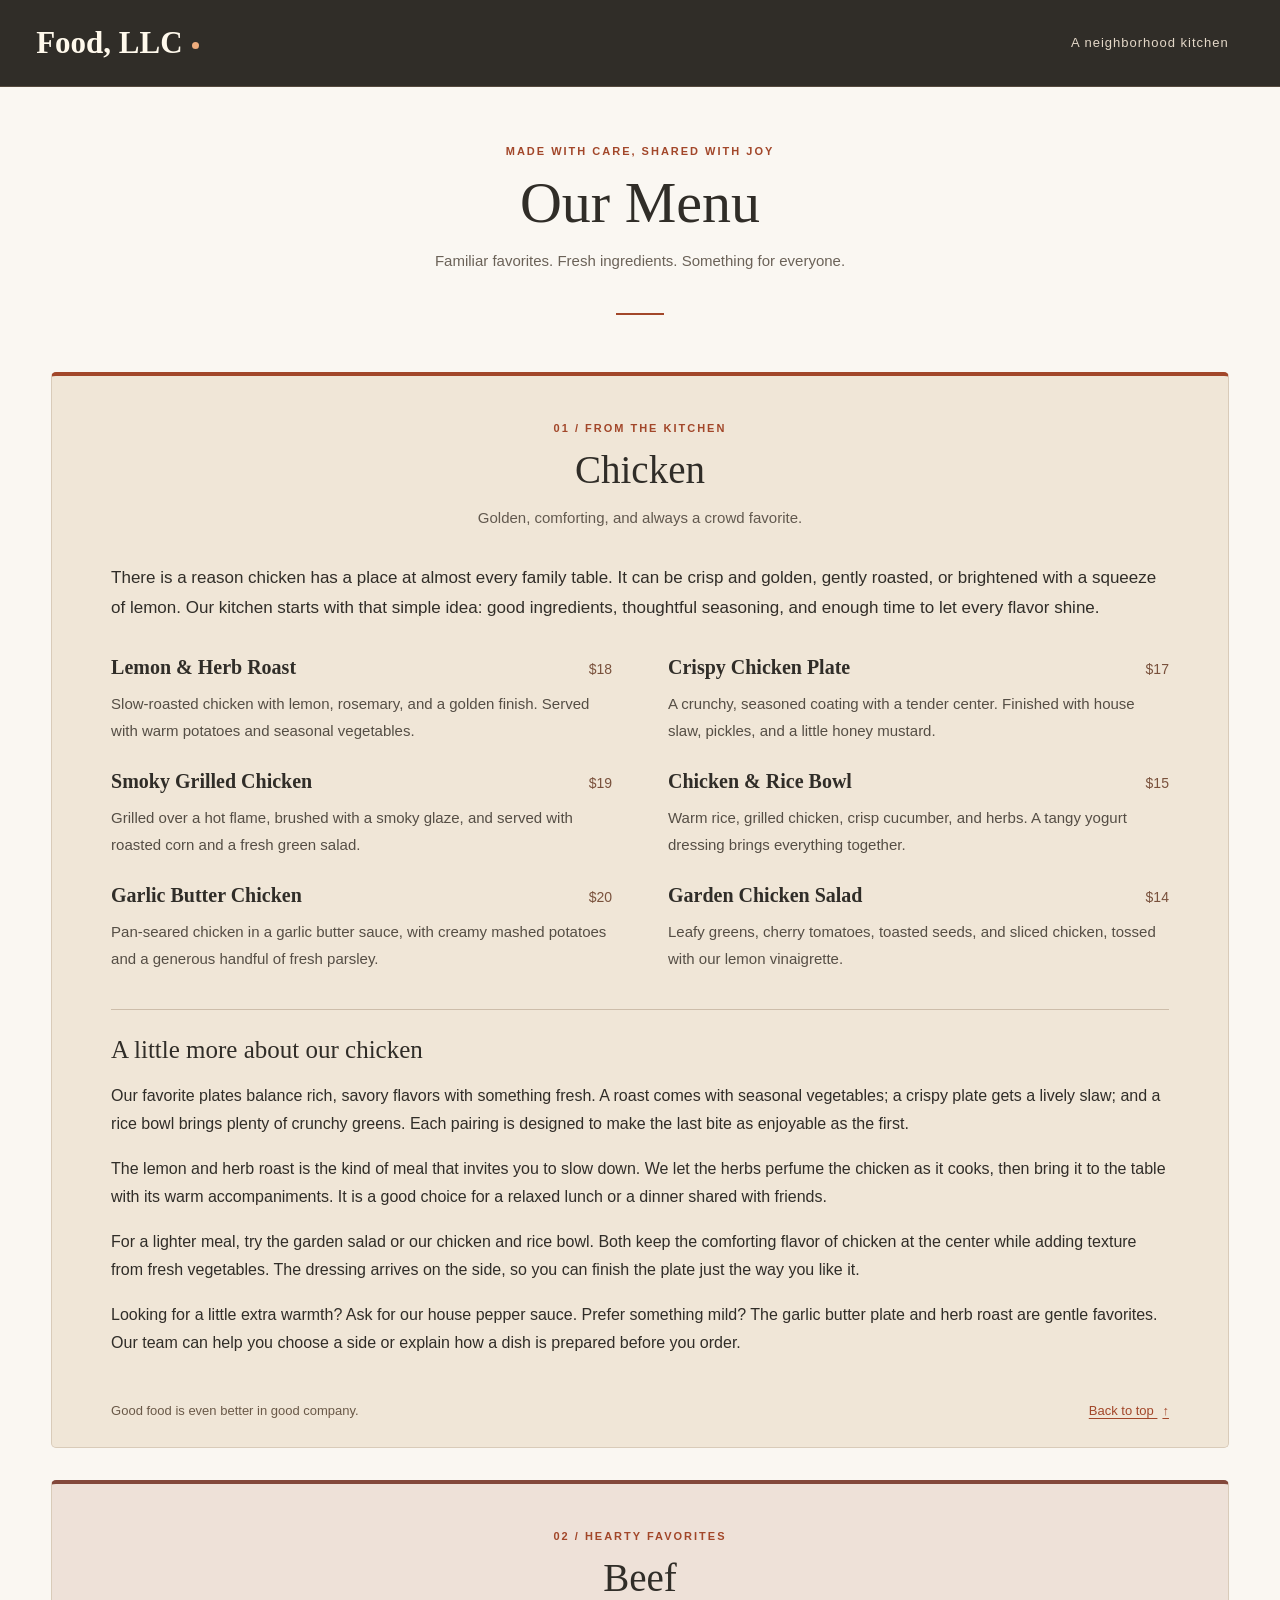
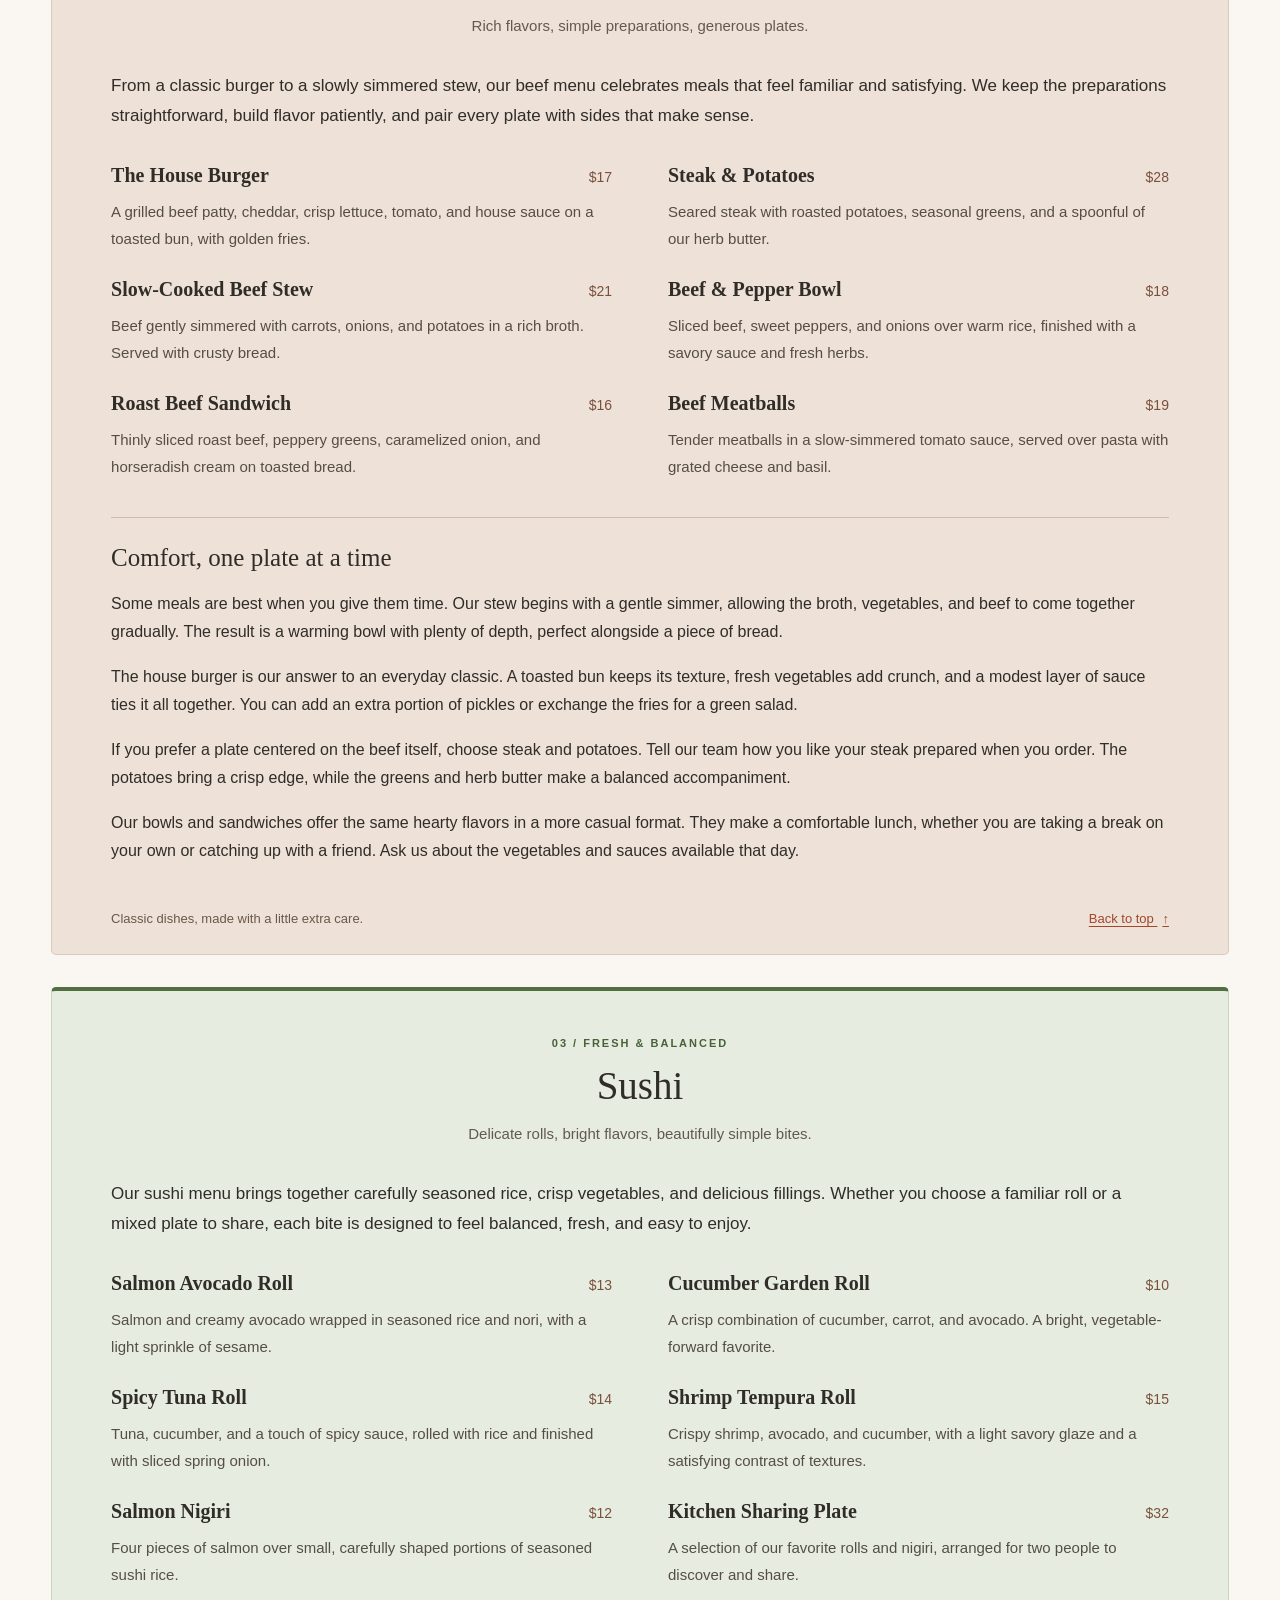
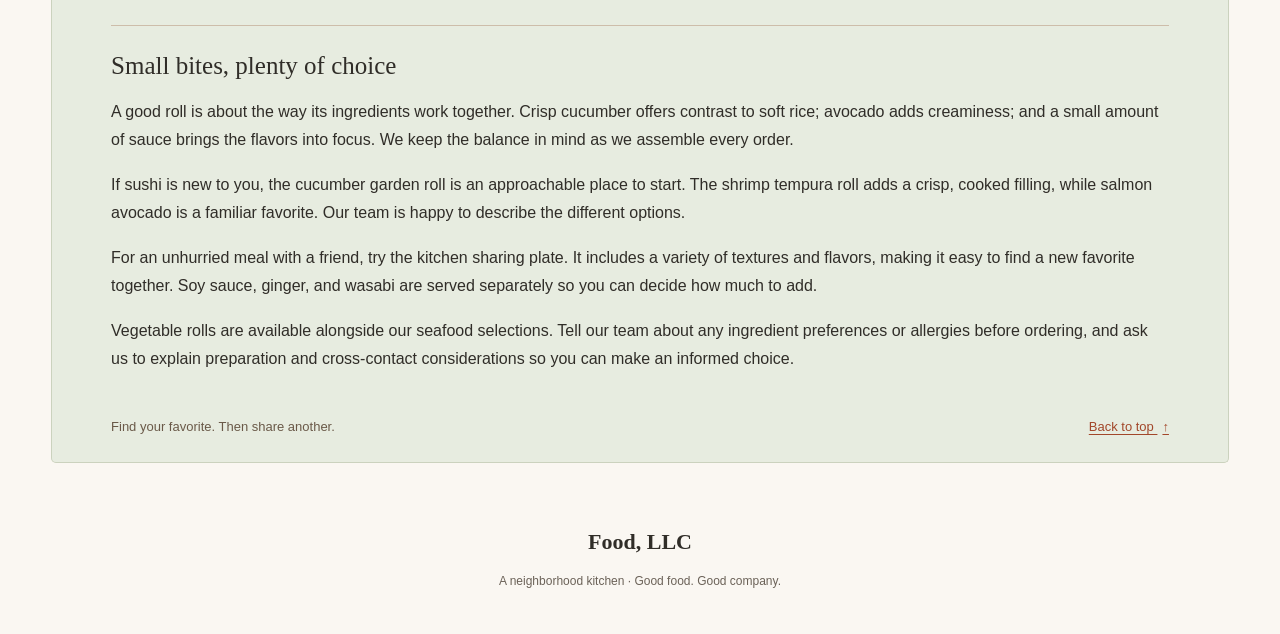
<file: index.html>
<!DOCTYPE html>
<html lang="en">
<head>
  <meta charset="utf-8">
  <meta name="viewport" content="width=device-width, initial-scale=1">
  <meta http-equiv="refresh" content="0; url=module3-solution/">
  <title>Food, LLC</title>
</head>
<body><p><a href="module3-solution/">Open the Food, LLC menu</a></p></body>
</html>
</file>
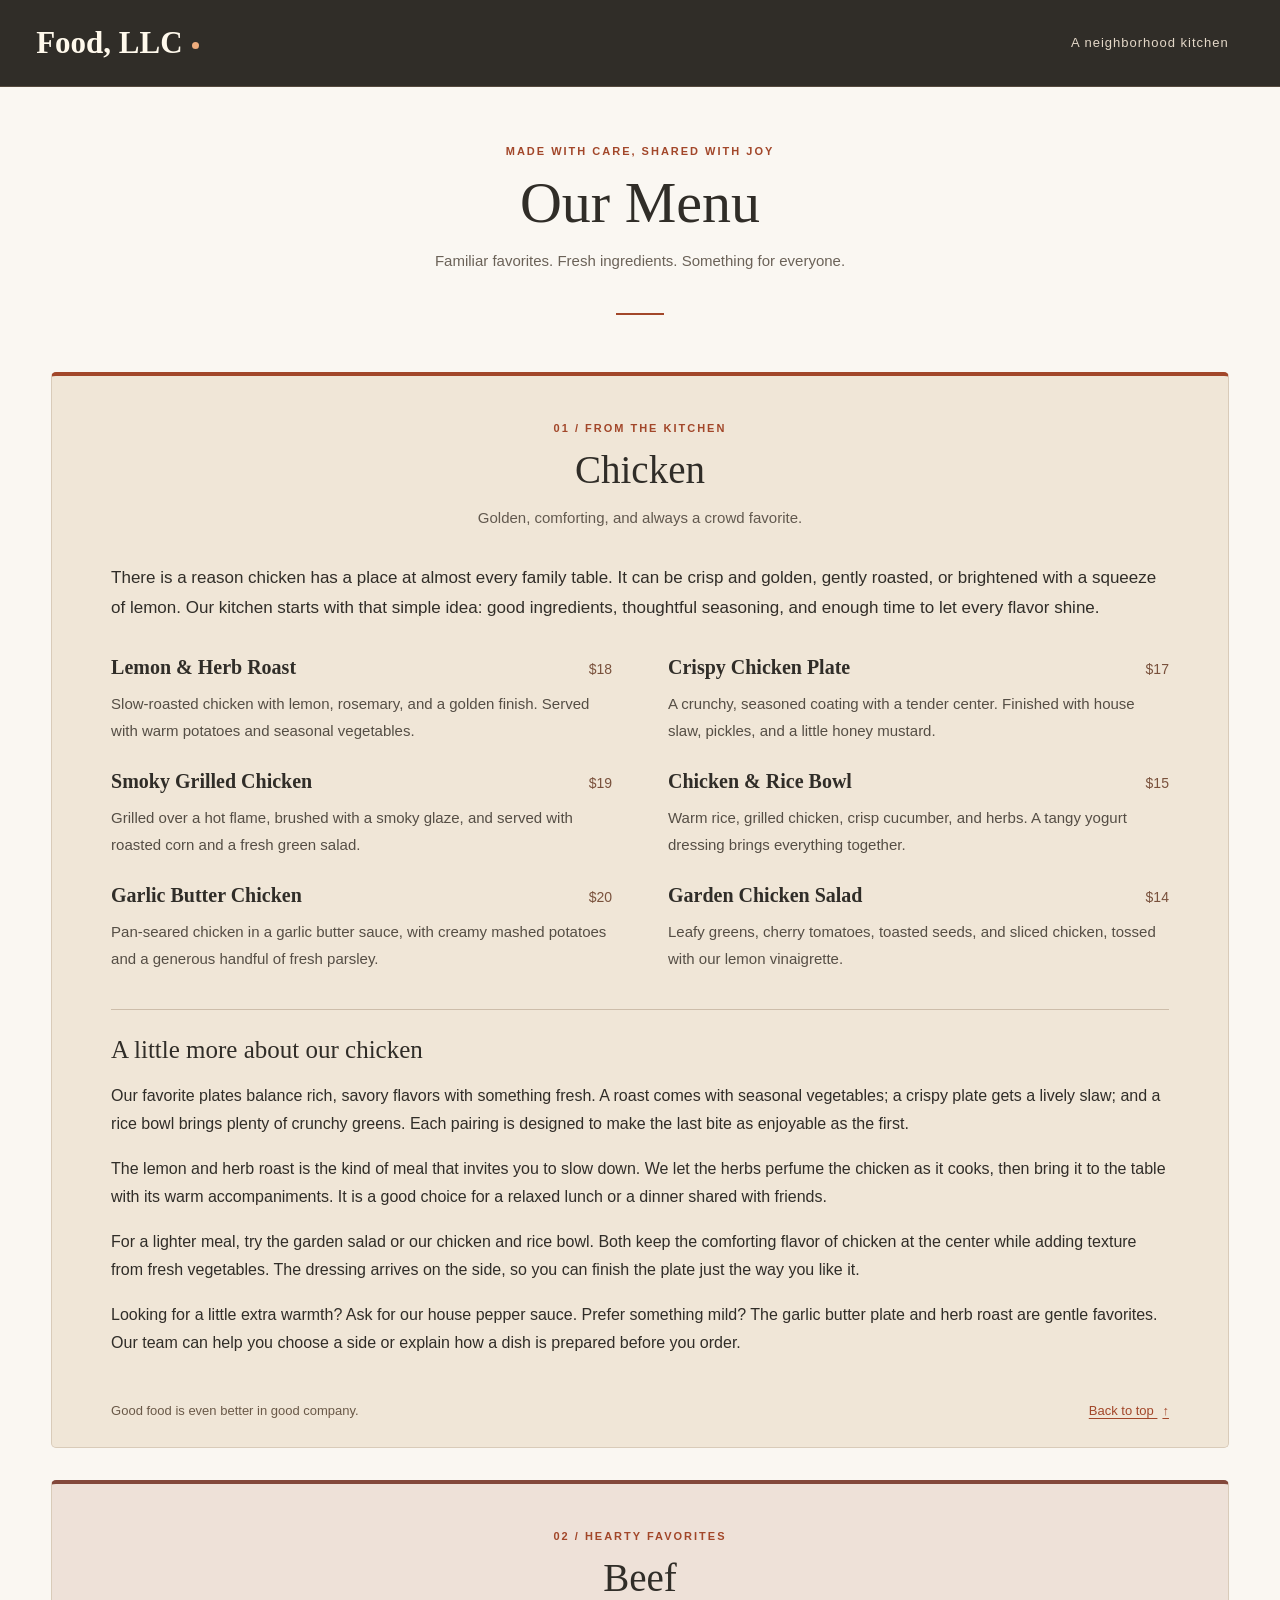
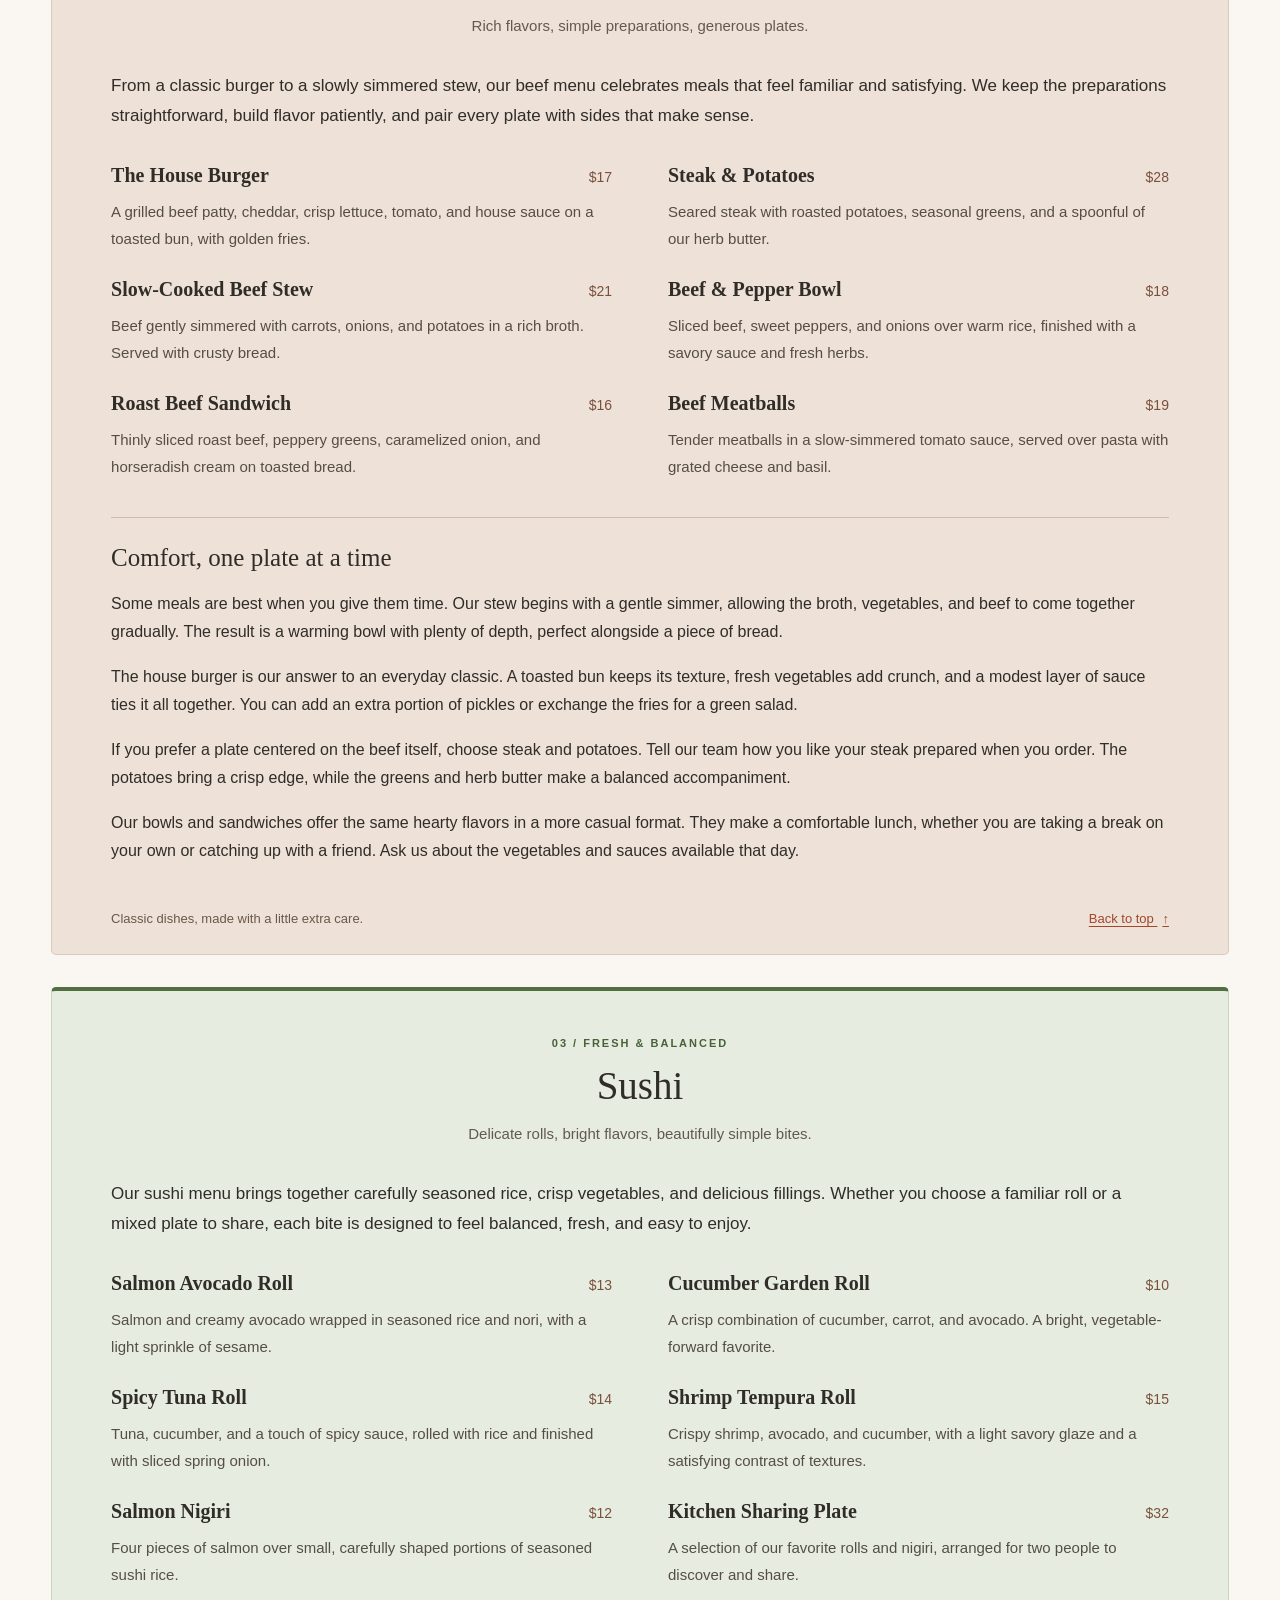
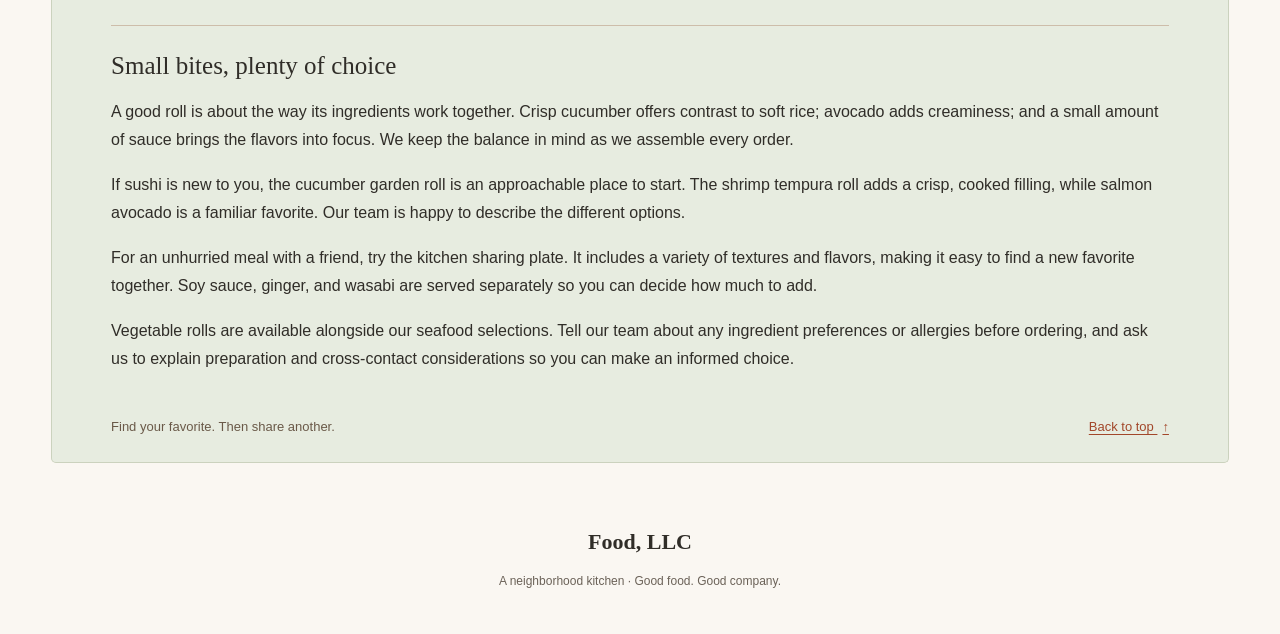
<file: module3-solution/index.html>
<!DOCTYPE html>
<html lang="en">
<head>
  <meta charset="utf-8">
  <meta name="viewport" content="width=device-width, initial-scale=1">
  <meta name="description" content="Discover the Chicken, Beef and Sushi menu at Food, LLC, a neighborhood kitchen serving comforting favorites.">
  <title>Our Menu | Food, LLC</title>
  <link rel="stylesheet" href="css/bootstrap.min.css">
  <link rel="stylesheet" href="css/styles.css">
</head>
<body id="top">
  <a class="skip-link" href="#main-content">Skip to menu</a>

  <header>
    <nav id="header-nav" class="navbar navbar-default" aria-label="Main navigation">
      <div class="container-fluid">
        <div class="navbar-header">
          <a class="navbar-brand" href="#top">Food, LLC<span class="brand-dot" aria-hidden="true"></span></a>
          <button type="button" class="navbar-toggle collapsed" data-toggle="collapse" data-target="#mobile-menu" aria-controls="mobile-menu" aria-expanded="false">
            <span class="sr-only">Toggle navigation</span>
            <span class="icon-bar"></span>
            <span class="icon-bar"></span>
            <span class="icon-bar"></span>
          </button>
        </div>
        <p class="navbar-text navbar-right hidden-xs">A neighborhood kitchen</p>
        <div id="mobile-menu" class="collapse navbar-collapse">
          <ul class="nav navbar-nav visible-xs">
            <li><a href="#chicken">Chicken</a></li>
            <li><a href="#beef">Beef</a></li>
            <li><a href="#sushi">Sushi</a></li>
          </ul>
        </div>
      </div>
    </nav>
  </header>

  <main id="main-content" class="container-fluid">
    <div class="menu-heading text-center">
      <p class="eyebrow">Made with care, shared with joy</p>
      <h1>Our Menu</h1>
      <p class="heading-description">Familiar favorites. Fresh ingredients. Something for everyone.</p>
      <span class="heading-rule" aria-hidden="true"></span>
    </div>

    <div class="row">
      <div class="col-xs-12">
        <section id="chicken" class="menu-section chicken-section" aria-labelledby="chicken-title">
          <div class="section-heading text-center">
            <p class="section-number">01 / From the kitchen</p>
            <h2 id="chicken-title">Chicken</h2>
            <p class="section-description">Golden, comforting, and always a crowd favorite.</p>
          </div>
          <div class="section-content">
            <p class="section-intro">There is a reason chicken has a place at almost every family table. It can be crisp and golden, gently roasted, or brightened with a squeeze of lemon. Our kitchen starts with that simple idea: good ingredients, thoughtful seasoning, and enough time to let every flavor shine.</p>
            <div class="row dish-grid">
              <div class="col-sm-6 dish">
                <h3>Lemon &amp; Herb Roast <span class="dish-price">$18</span></h3>
                <p>Slow-roasted chicken with lemon, rosemary, and a golden finish. Served with warm potatoes and seasonal vegetables.</p>
              </div>
              <div class="col-sm-6 dish">
                <h3>Crispy Chicken Plate <span class="dish-price">$17</span></h3>
                <p>A crunchy, seasoned coating with a tender center. Finished with house slaw, pickles, and a little honey mustard.</p>
              </div>
              <div class="col-sm-6 dish">
                <h3>Smoky Grilled Chicken <span class="dish-price">$19</span></h3>
                <p>Grilled over a hot flame, brushed with a smoky glaze, and served with roasted corn and a fresh green salad.</p>
              </div>
              <div class="col-sm-6 dish">
                <h3>Chicken &amp; Rice Bowl <span class="dish-price">$15</span></h3>
                <p>Warm rice, grilled chicken, crisp cucumber, and herbs. A tangy yogurt dressing brings everything together.</p>
              </div>
              <div class="col-sm-6 dish">
                <h3>Garlic Butter Chicken <span class="dish-price">$20</span></h3>
                <p>Pan-seared chicken in a garlic butter sauce, with creamy mashed potatoes and a generous handful of fresh parsley.</p>
              </div>
              <div class="col-sm-6 dish">
                <h3>Garden Chicken Salad <span class="dish-price">$14</span></h3>
                <p>Leafy greens, cherry tomatoes, toasted seeds, and sliced chicken, tossed with our lemon vinaigrette.</p>
              </div>
            </div>
            <div class="kitchen-notes">
              <h3>A little more about our chicken</h3>
              <p>Our favorite plates balance rich, savory flavors with something fresh. A roast comes with seasonal vegetables; a crispy plate gets a lively slaw; and a rice bowl brings plenty of crunchy greens. Each pairing is designed to make the last bite as enjoyable as the first.</p>
              <p>The lemon and herb roast is the kind of meal that invites you to slow down. We let the herbs perfume the chicken as it cooks, then bring it to the table with its warm accompaniments. It is a good choice for a relaxed lunch or a dinner shared with friends.</p>
              <p>For a lighter meal, try the garden salad or our chicken and rice bowl. Both keep the comforting flavor of chicken at the center while adding texture from fresh vegetables. The dressing arrives on the side, so you can finish the plate just the way you like it.</p>
              <p>Looking for a little extra warmth? Ask for our house pepper sauce. Prefer something mild? The garlic butter plate and herb roast are gentle favorites. Our team can help you choose a side or explain how a dish is prepared before you order.</p>
            </div>
          </div>
          <div class="section-footer"><p>Good food is even better in good company.</p><a href="#top">Back to top <span aria-hidden="true">&uarr;</span></a></div>
        </section>
      </div>
    </div>

    <div class="row">
      <div class="col-xs-12">
        <section id="beef" class="menu-section beef-section" aria-labelledby="beef-title">
          <div class="section-heading text-center">
            <p class="section-number">02 / Hearty favorites</p>
            <h2 id="beef-title">Beef</h2>
            <p class="section-description">Rich flavors, simple preparations, generous plates.</p>
          </div>
          <div class="section-content">
            <p class="section-intro">From a classic burger to a slowly simmered stew, our beef menu celebrates meals that feel familiar and satisfying. We keep the preparations straightforward, build flavor patiently, and pair every plate with sides that make sense.</p>
            <div class="row dish-grid">
              <div class="col-sm-6 dish"><h3>The House Burger <span class="dish-price">$17</span></h3><p>A grilled beef patty, cheddar, crisp lettuce, tomato, and house sauce on a toasted bun, with golden fries.</p></div>
              <div class="col-sm-6 dish"><h3>Steak &amp; Potatoes <span class="dish-price">$28</span></h3><p>Seared steak with roasted potatoes, seasonal greens, and a spoonful of our herb butter.</p></div>
              <div class="col-sm-6 dish"><h3>Slow-Cooked Beef Stew <span class="dish-price">$21</span></h3><p>Beef gently simmered with carrots, onions, and potatoes in a rich broth. Served with crusty bread.</p></div>
              <div class="col-sm-6 dish"><h3>Beef &amp; Pepper Bowl <span class="dish-price">$18</span></h3><p>Sliced beef, sweet peppers, and onions over warm rice, finished with a savory sauce and fresh herbs.</p></div>
              <div class="col-sm-6 dish"><h3>Roast Beef Sandwich <span class="dish-price">$16</span></h3><p>Thinly sliced roast beef, peppery greens, caramelized onion, and horseradish cream on toasted bread.</p></div>
              <div class="col-sm-6 dish"><h3>Beef Meatballs <span class="dish-price">$19</span></h3><p>Tender meatballs in a slow-simmered tomato sauce, served over pasta with grated cheese and basil.</p></div>
            </div>
            <div class="kitchen-notes">
              <h3>Comfort, one plate at a time</h3>
              <p>Some meals are best when you give them time. Our stew begins with a gentle simmer, allowing the broth, vegetables, and beef to come together gradually. The result is a warming bowl with plenty of depth, perfect alongside a piece of bread.</p>
              <p>The house burger is our answer to an everyday classic. A toasted bun keeps its texture, fresh vegetables add crunch, and a modest layer of sauce ties it all together. You can add an extra portion of pickles or exchange the fries for a green salad.</p>
              <p>If you prefer a plate centered on the beef itself, choose steak and potatoes. Tell our team how you like your steak prepared when you order. The potatoes bring a crisp edge, while the greens and herb butter make a balanced accompaniment.</p>
              <p>Our bowls and sandwiches offer the same hearty flavors in a more casual format. They make a comfortable lunch, whether you are taking a break on your own or catching up with a friend. Ask us about the vegetables and sauces available that day.</p>
            </div>
          </div>
          <div class="section-footer"><p>Classic dishes, made with a little extra care.</p><a href="#top">Back to top <span aria-hidden="true">&uarr;</span></a></div>
        </section>
      </div>
    </div>

    <div class="row">
      <div class="col-xs-12">
        <section id="sushi" class="menu-section sushi-section" aria-labelledby="sushi-title">
          <div class="section-heading text-center">
            <p class="section-number">03 / Fresh &amp; balanced</p>
            <h2 id="sushi-title">Sushi</h2>
            <p class="section-description">Delicate rolls, bright flavors, beautifully simple bites.</p>
          </div>
          <div class="section-content">
            <p class="section-intro">Our sushi menu brings together carefully seasoned rice, crisp vegetables, and delicious fillings. Whether you choose a familiar roll or a mixed plate to share, each bite is designed to feel balanced, fresh, and easy to enjoy.</p>
            <div class="row dish-grid">
              <div class="col-sm-6 dish"><h3>Salmon Avocado Roll <span class="dish-price">$13</span></h3><p>Salmon and creamy avocado wrapped in seasoned rice and nori, with a light sprinkle of sesame.</p></div>
              <div class="col-sm-6 dish"><h3>Cucumber Garden Roll <span class="dish-price">$10</span></h3><p>A crisp combination of cucumber, carrot, and avocado. A bright, vegetable-forward favorite.</p></div>
              <div class="col-sm-6 dish"><h3>Spicy Tuna Roll <span class="dish-price">$14</span></h3><p>Tuna, cucumber, and a touch of spicy sauce, rolled with rice and finished with sliced spring onion.</p></div>
              <div class="col-sm-6 dish"><h3>Shrimp Tempura Roll <span class="dish-price">$15</span></h3><p>Crispy shrimp, avocado, and cucumber, with a light savory glaze and a satisfying contrast of textures.</p></div>
              <div class="col-sm-6 dish"><h3>Salmon Nigiri <span class="dish-price">$12</span></h3><p>Four pieces of salmon over small, carefully shaped portions of seasoned sushi rice.</p></div>
              <div class="col-sm-6 dish"><h3>Kitchen Sharing Plate <span class="dish-price">$32</span></h3><p>A selection of our favorite rolls and nigiri, arranged for two people to discover and share.</p></div>
            </div>
            <div class="kitchen-notes">
              <h3>Small bites, plenty of choice</h3>
              <p>A good roll is about the way its ingredients work together. Crisp cucumber offers contrast to soft rice; avocado adds creaminess; and a small amount of sauce brings the flavors into focus. We keep the balance in mind as we assemble every order.</p>
              <p>If sushi is new to you, the cucumber garden roll is an approachable place to start. The shrimp tempura roll adds a crisp, cooked filling, while salmon avocado is a familiar favorite. Our team is happy to describe the different options.</p>
              <p>For an unhurried meal with a friend, try the kitchen sharing plate. It includes a variety of textures and flavors, making it easy to find a new favorite together. Soy sauce, ginger, and wasabi are served separately so you can decide how much to add.</p>
              <p>Vegetable rolls are available alongside our seafood selections. Tell our team about any ingredient preferences or allergies before ordering, and ask us to explain preparation and cross-contact considerations so you can make an informed choice.</p>
            </div>
          </div>
          <div class="section-footer"><p>Find your favorite. Then share another.</p><a href="#top">Back to top <span aria-hidden="true">&uarr;</span></a></div>
        </section>
      </div>
    </div>
  </main>

  <footer class="page-footer text-center"><p>Food, LLC</p><span>A neighborhood kitchen &middot; Good food. Good company.</span></footer>
  <script src="js/jquery.min.js"></script>
  <script src="js/bootstrap.min.js"></script>
  <script src="js/menu.js"></script>
</body>
</html>
</file>
<file: module3-solution/css/styles.css>
:root {
  --paper: #faf7f2;
  --ink: #302d28;
  --muted: #6b6258;
  --accent: #a2472a;
  --border: #d9cbb9;
}

html { scroll-behavior: smooth; }
body { margin: 0; color: var(--ink); background: var(--paper); font-family: "Helvetica Neue", Helvetica, Arial, sans-serif; font-size: 16px; line-height: 1.75; }
a { color: var(--accent); }
a:hover, a:focus { color: #713018; }
a:focus, button:focus { outline: 3px solid #b45430; outline-offset: 4px; }
.skip-link { position: absolute; top: -100px; left: 15px; z-index: 2000; padding: 8px 16px; background: #fff; }
.skip-link:focus { top: 10px; }

#header-nav { margin-bottom: 0; border: 0; border-bottom: 1px solid #554a3e; border-radius: 0; background: #302d28; }
#header-nav > .container-fluid { padding: 0 4%; }
#header-nav .navbar-brand { height: 86px; padding: 24px 0; color: #fff9ec; font-family: Georgia, "Times New Roman", serif; font-size: 31px; font-weight: bold; line-height: 38px; }
#header-nav .navbar-brand:hover, #header-nav .navbar-brand:focus { color: #f4c398; }
.brand-dot { display: inline-block; width: 7px; height: 7px; margin: 0 0 4px 9px; border-radius: 50%; background: #edac7d; }
#header-nav .navbar-text { margin: 28px 0; color: #e4d8c8; font-size: 13px; letter-spacing: 1px; line-height: 30px; }
#header-nav .navbar-collapse { border: 0; box-shadow: none; }
#header-nav .navbar-toggle { margin: 24px 0; padding: 10px; border-color: #bda58d; border-radius: 4px; }
#header-nav .navbar-toggle .icon-bar { background: #fff1db; }
#header-nav .navbar-toggle:hover, #header-nav .navbar-toggle:focus { background: #564334; }

#main-content { padding-right: 4%; padding-left: 4%; }
.menu-heading { padding: 56px 0 48px; }
.eyebrow, .section-number { margin-bottom: 10px; color: var(--accent); font-size: 11px; font-weight: bold; letter-spacing: 2px; line-height: 1.6; text-transform: uppercase; }
.menu-heading h1 { margin: 0 0 14px; font-family: Georgia, "Times New Roman", serif; font-size: 58px; line-height: 1.1; }
.heading-description { margin-bottom: 21px; color: var(--muted); font-size: 15px; }
.heading-rule { display: inline-block; width: 48px; height: 2px; background: var(--accent); }

.menu-section { display: flex; min-height: 1000px; margin-bottom: 32px; padding: 44px 5% 24px; flex-direction: column; border: 1px solid var(--border); border-top: 4px solid var(--accent); border-radius: 5px; background: #f0e6d7; scroll-margin-top: 20px; }
.beef-section { background: #eee1d8; border-top-color: #83483b; }
.sushi-section { background: #e7ece0; border-color: #cbd2be; border-top-color: #536e43; }
.sushi-section .section-number { color: #486139; }
.section-heading h2 { margin: 0 0 11px; font-family: Georgia, "Times New Roman", serif; font-size: 39px; line-height: 1.2; }
.section-description { margin-bottom: 32px; color: #62594f; font-size: 15px; }
.section-content { width: 100%; max-width: 1080px; margin: 0 auto; }
.section-intro { margin: 0 auto 30px; font-size: 17px; }
.dish-grid { margin-bottom: 14px; }
.dish { margin-bottom: 23px; }
.dish h3 { display: flex; margin: 0 0 8px; justify-content: space-between; align-items: baseline; gap: 12px; font-family: Georgia, "Times New Roman", serif; font-size: 20px; font-weight: bold; line-height: 1.45; }
.dish p { margin-bottom: 0; color: #554e45; font-size: 15px; line-height: 1.8; }
.dish-price { color: #79513c; white-space: nowrap; font-family: "Helvetica Neue", Helvetica, Arial, sans-serif; font-size: 14px; font-weight: normal; }
.kitchen-notes { padding-top: 22px; border-top: 1px solid #cdbdaa; }
.kitchen-notes h3 { margin: 0 0 15px; font-family: Georgia, "Times New Roman", serif; font-size: 25px; line-height: 1.4; }
.kitchen-notes p { margin-bottom: 17px; }
.section-footer { display: flex; width: 100%; max-width: 1080px; margin: auto auto 0; padding-top: 26px; justify-content: space-between; align-items: center; gap: 16px; color: #6a5948; font-size: 13px; }
.section-footer p { margin-bottom: 0; }
.section-footer a { flex-shrink: 0; text-decoration: underline; text-underline-offset: 3px; }
.section-footer a span { padding-left: 5px; }
.page-footer { padding: 28px 20px 40px; color: var(--muted); }
.page-footer p { margin-bottom: 4px; color: var(--ink); font-family: Georgia, "Times New Roman", serif; font-size: 22px; font-weight: bold; }
.page-footer span { font-size: 12px; }

@media (min-width: 768px) {
  .dish:nth-child(2n+1) { clear: both; }
  .dish:nth-child(2n+1) { padding-right: 28px; }
  .dish:nth-child(2n) { padding-left: 28px; }
}

@media (max-width: 767px) {
  #header-nav > .container-fluid { padding-right: 20px; padding-left: 20px; }
  #header-nav .navbar-header { margin-right: 0; margin-left: 0; }
  #header-nav .navbar-brand { height: 74px; padding-top: 18px; padding-bottom: 18px; font-size: 27px; }
  #header-nav .navbar-toggle { margin-top: 18px; margin-bottom: 18px; }
  #header-nav .navbar-collapse { margin-right: -20px; margin-left: -20px; padding: 0; background: #fffaf0; }
  #mobile-menu .navbar-nav { margin: 0; }
  #mobile-menu .navbar-nav > li > a { padding: 12px 20px; border-top: 1px solid #d7c9b8; color: #433426; font-size: 17px; text-align: center; }
  #mobile-menu .navbar-nav > li > a:hover, #mobile-menu .navbar-nav > li > a:focus { color: #7b301b; background: #eedfc9; }
  #main-content { padding-right: 20px; padding-left: 20px; }
  .menu-heading { padding: 36px 0 31px; }
  .menu-heading h1 { font-size: 44px; }
  .heading-description { max-width: 270px; margin-right: auto; margin-left: auto; font-size: 14px; }
  .eyebrow { font-size: 10px; letter-spacing: 1.6px; }
  .menu-section { margin-bottom: 24px; padding: 30px 20px 23px; }
  .section-heading h2 { font-size: 34px; }
  .section-description { margin-bottom: 25px; font-size: 14px; }
  .section-intro { font-size: 16px; }
  .dish h3 { font-size: 19px; }
  .kitchen-notes h3 { font-size: 23px; }
  .section-footer { align-items: flex-start; flex-direction: column; gap: 10px; }
}

@media (prefers-reduced-motion: reduce) { html { scroll-behavior: auto; } .collapsing { transition: none; } }
</file>
